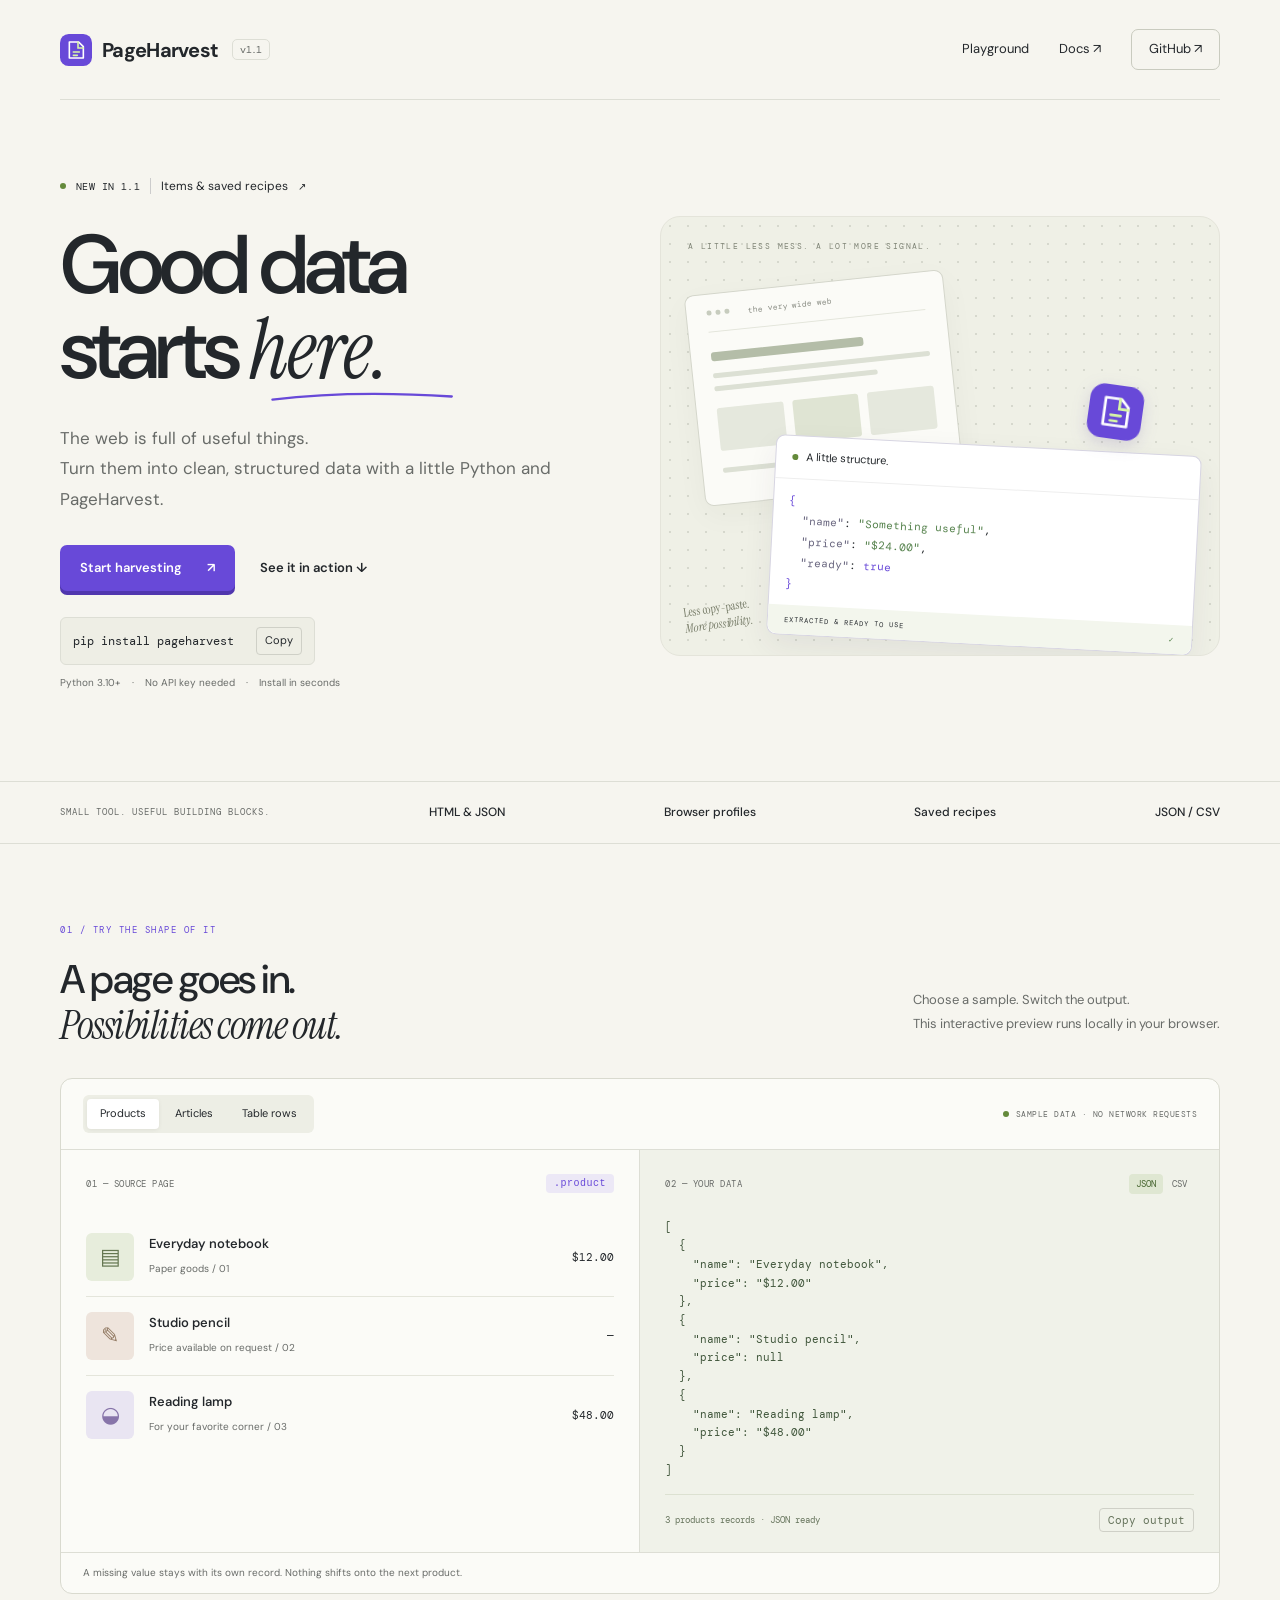
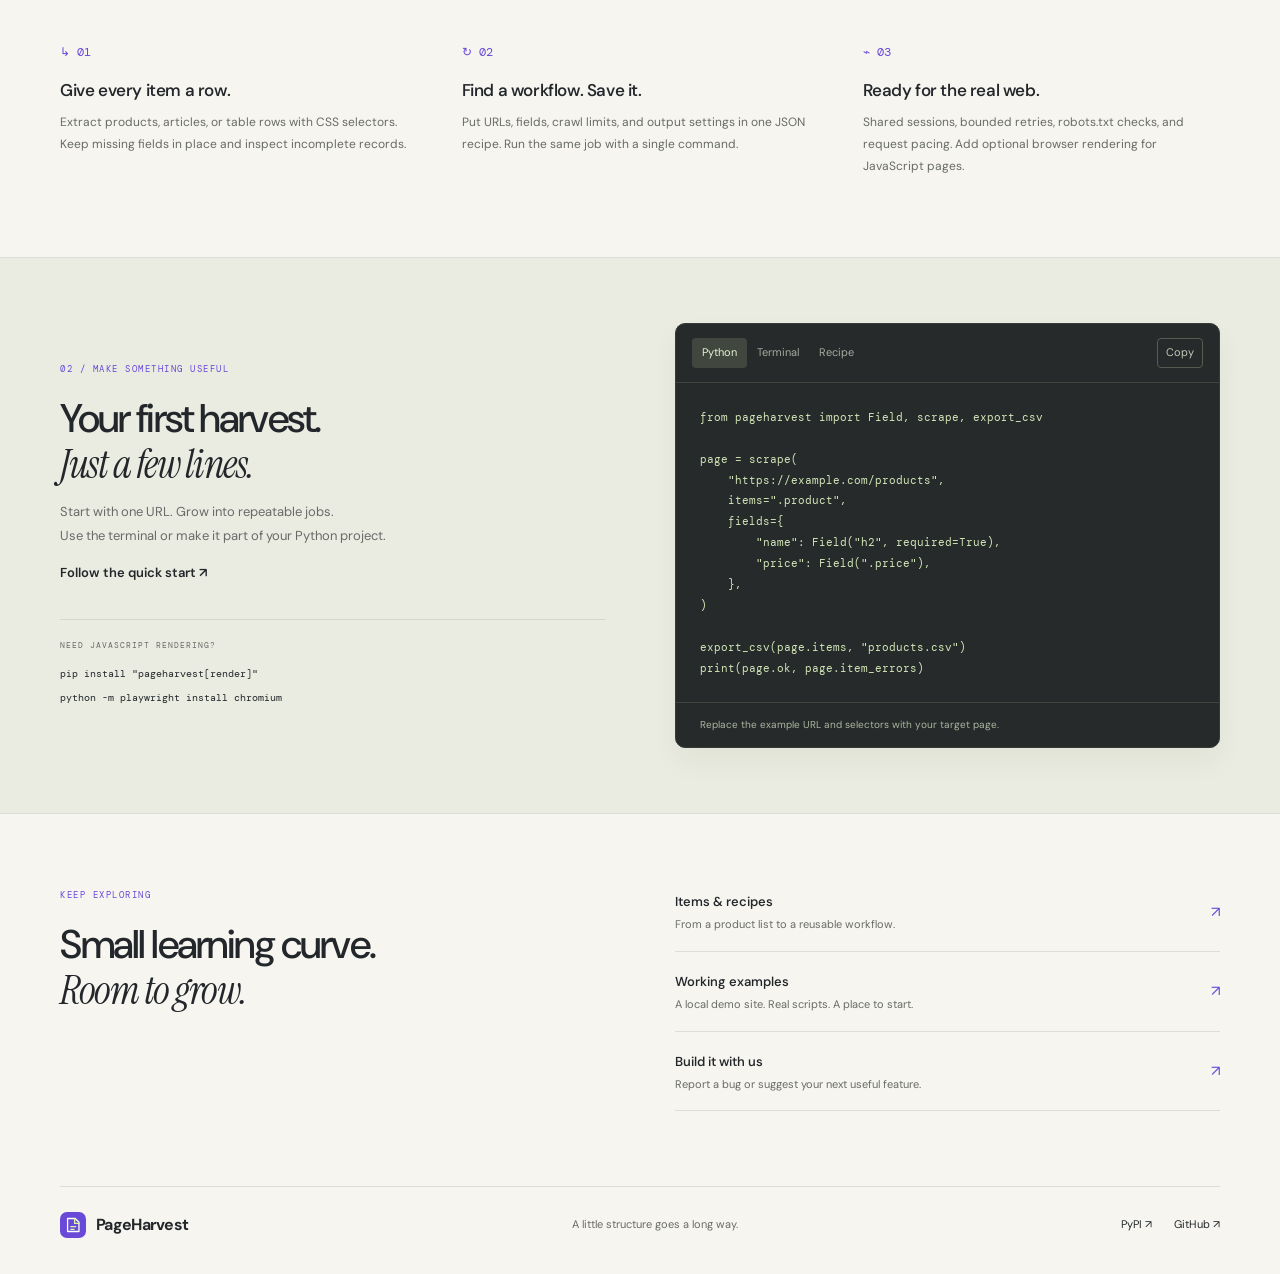
<file: site/index.html>
<!doctype html>
<html lang="en">
<head>
  <meta charset="utf-8">
  <meta name="viewport" content="width=device-width, initial-scale=1">
  <meta name="description" content="Turn web pages into useful data. PageHarvest is a simple Python toolkit for structured extraction, reusable recipes, and JSON or CSV exports.">
  <meta name="theme-color" content="#f6f5ef">
  <meta property="og:title" content="PageHarvest — Good data starts here.">
  <meta property="og:description" content="From web pages to structured JSON and CSV. A small, practical Python scraping toolkit.">
  <meta property="og:type" content="website">
  <title>PageHarvest — Good data starts here.</title>
  <link rel="icon" href="mark.svg" type="image/svg+xml">
  <link rel="stylesheet" href="style.css">
  <script src="app.js" defer></script>
</head>
<body>
  <a class="skip" href="#main">Skip to content</a>
  <header class="nav wrap">
    <a class="brand" href="#" aria-label="PageHarvest home"><img src="mark.svg" width="32" height="32" alt="">PageHarvest<span class="version">v1.1</span></a>
    <nav aria-label="Main navigation"><a href="#playground">Playground</a><a href="https://github.com/Sheekovic/PageHarvest/tree/main/docs">Docs <span aria-hidden="true">↗</span></a><a class="repo-link" href="https://github.com/Sheekovic/PageHarvest">GitHub <span aria-hidden="true">↗</span></a></nav>
  </header>
  <main id="main">
    <section class="hero wrap">
      <div class="hero-copy">
        <a class="release" href="https://pypi.org/project/pageharvest/1.1.0/"><span class="dot"></span> NEW IN 1.1 <span class="release-detail">Items & saved recipes</span><span aria-hidden="true">↗</span></a>
        <h1>Good data<br>starts <span class="serif">here.</span><svg class="underline" viewBox="0 0 230 16" aria-hidden="true"><path d="M3 12 Q100 0 226 8"/></svg></h1>
        <p class="intro">The web is full of useful things.<br>Turn them into clean, structured data with a little Python and PageHarvest.</p>
        <div class="hero-actions"><a class="button primary" href="#start">Start harvesting <span aria-hidden="true">↗</span></a><a class="text-link" href="#playground">See it in action <span aria-hidden="true">↓</span></a></div>
        <div class="install"><code>pip install pageharvest</code><button class="copy" data-copy="pip install pageharvest" aria-label="Copy installation command">Copy</button></div>
        <p class="micro">Python 3.10+ <span>·</span> No API key needed <span>·</span> Install in seconds</p>
      </div>
      <div class="hero-art" aria-label="An illustration of web content becoming structured data" role="img">
        <div class="art-label">A LITTLE LESS MESS. A LOT MORE SIGNAL.</div>
        <div class="source-card"><div class="window-bar"><i></i><i></i><i></i><span>the very wide web</span></div><div class="fake-heading"></div><div class="fake-line"></div><div class="fake-line short"></div><div class="tiles"><span></span><span></span><span></span></div><div class="fake-line"></div></div>
        <div class="harvest-node"><img src="mark.svg" width="54" height="54" alt=""></div>
        <div class="result-card"><div class="result-head"><span class="dot"></span> A little structure.</div><pre><span class="purple">{</span>
  <span class="key">"name"</span>: <span class="value">"Something useful"</span>,
  <span class="key">"price"</span>: <span class="value">"$24.00"</span>,
  <span class="key">"ready"</span>: <span class="purple">true</span>
<span class="purple">}</span></pre><div class="result-foot">EXTRACTED & READY TO USE <span>✓</span></div></div>
        <span class="art-sticker">Less copy-paste.<br><em>More possibility.</em></span>
      </div>
    </section>
    <div class="strip"><div class="wrap"><span>SMALL TOOL. USEFUL BUILDING BLOCKS.</span><span>HTML & JSON</span><span>Browser profiles</span><span>Saved recipes</span><span>JSON / CSV</span></div></div>
    <section class="section wrap" id="playground">
      <div class="section-heading"><div><p class="eyebrow">01 / TRY THE SHAPE OF IT</p><h2>A page goes in.<br><span class="serif">Possibilities come out.</span></h2></div><p>Choose a sample. Switch the output.<br>This interactive preview runs locally in your browser.</p></div>
      <div class="playground">
        <div class="demo-toolbar"><div class="segmented" role="group" aria-label="Sample content"><button data-sample="products" aria-pressed="true">Products</button><button data-sample="articles" aria-pressed="false">Articles</button><button data-sample="table" aria-pressed="false">Table rows</button></div><span class="sample-label"><span class="dot"></span> SAMPLE DATA · NO NETWORK REQUESTS</span></div>
        <div class="demo-columns"><div class="sample-panel"><div class="panel-heading"><span>01 — SOURCE PAGE</span><code id="selector">.product</code></div><div id="sample-content"></div></div><div class="output-panel"><div class="panel-heading"><span>02 — YOUR DATA</span><div class="format-buttons" role="group" aria-label="Output format"><button data-format="json" aria-pressed="true">JSON</button><button data-format="csv" aria-pressed="false">CSV</button></div></div><pre id="output" tabindex="0" aria-label="Sample extraction output"></pre><div class="output-footer"><span id="record-count" aria-live="polite">3 records · structured & ready</span><button class="copy" id="copy-output">Copy output</button></div></div></div>
        <p class="demo-note">A missing value stays with its own record. Nothing shifts onto the next product.</p>
      </div>
      <noscript><p>Enable JavaScript for the interactive sample, or <a href="https://github.com/Sheekovic/PageHarvest/blob/main/docs/items-and-recipes.md">read the extraction examples</a>.</p></noscript>
    </section>
    <section class="features wrap" aria-label="Features">
      <article><span class="feature-number">↳ 01</span><h3>Give every item a row.</h3><p>Extract products, articles, or table rows with CSS selectors. Keep missing fields in place and inspect incomplete records.</p></article>
      <article><span class="feature-number">↻ 02</span><h3>Find a workflow. Save it.</h3><p>Put URLs, fields, crawl limits, and output settings in one JSON recipe. Run the same job with a single command.</p></article>
      <article><span class="feature-number">⌁ 03</span><h3>Ready for the real web.</h3><p>Shared sessions, bounded retries, robots.txt checks, and request pacing. Add optional browser rendering for JavaScript pages.</p></article>
    </section>
    <section class="start-section" id="start"><div class="wrap start-grid"><div><p class="eyebrow">02 / MAKE SOMETHING USEFUL</p><h2>Your first harvest.<br><span class="serif">Just a few lines.</span></h2><p>Start with one URL. Grow into repeatable jobs.<br>Use the terminal or make it part of your Python project.</p><a class="text-link" href="https://github.com/Sheekovic/PageHarvest/blob/main/docs/quickstart.md">Follow the quick start <span aria-hidden="true">↗</span></a><div class="setup-note"><span>NEED JAVASCRIPT RENDERING?</span><code>pip install "pageharvest[render]"<br>python -m playwright install chromium</code></div></div><div class="code-card"><div class="code-toolbar"><div class="code-tabs" role="group" aria-label="Code example"><button data-code="python" aria-pressed="true">Python</button><button data-code="cli" aria-pressed="false">Terminal</button><button data-code="recipe" aria-pressed="false">Recipe</button></div><button class="copy" id="copy-code">Copy</button></div><pre id="code-example" tabindex="0" aria-label="Usage example"></pre><div class="code-caption" id="code-caption"></div></div></div></section>
    <section class="docs-section wrap"><div><p class="eyebrow">KEEP EXPLORING</p><h2>Small learning curve.<br><span class="serif">Room to grow.</span></h2></div><div class="doc-links"><a href="https://github.com/Sheekovic/PageHarvest/blob/main/docs/items-and-recipes.md"><span><strong>Items & recipes</strong><small>From a product list to a reusable workflow.</small></span><span aria-hidden="true">↗</span></a><a href="https://github.com/Sheekovic/PageHarvest/tree/main/docs/examples"><span><strong>Working examples</strong><small>A local demo site. Real scripts. A place to start.</small></span><span aria-hidden="true">↗</span></a><a href="https://github.com/Sheekovic/PageHarvest/issues"><span><strong>Build it with us</strong><small>Report a bug or suggest your next useful feature.</small></span><span aria-hidden="true">↗</span></a></div></section>
  </main>
  <footer class="wrap"><a class="brand" href="#"><img src="mark.svg" width="26" height="26" alt="">PageHarvest</a><span>A little structure goes a long way.</span><div><a href="https://pypi.org/project/pageharvest/">PyPI ↗</a><a href="https://github.com/Sheekovic/PageHarvest">GitHub ↗</a></div></footer>
  <div id="announcement" class="sr-only" role="status"></div>
</body>
</html>
</file>
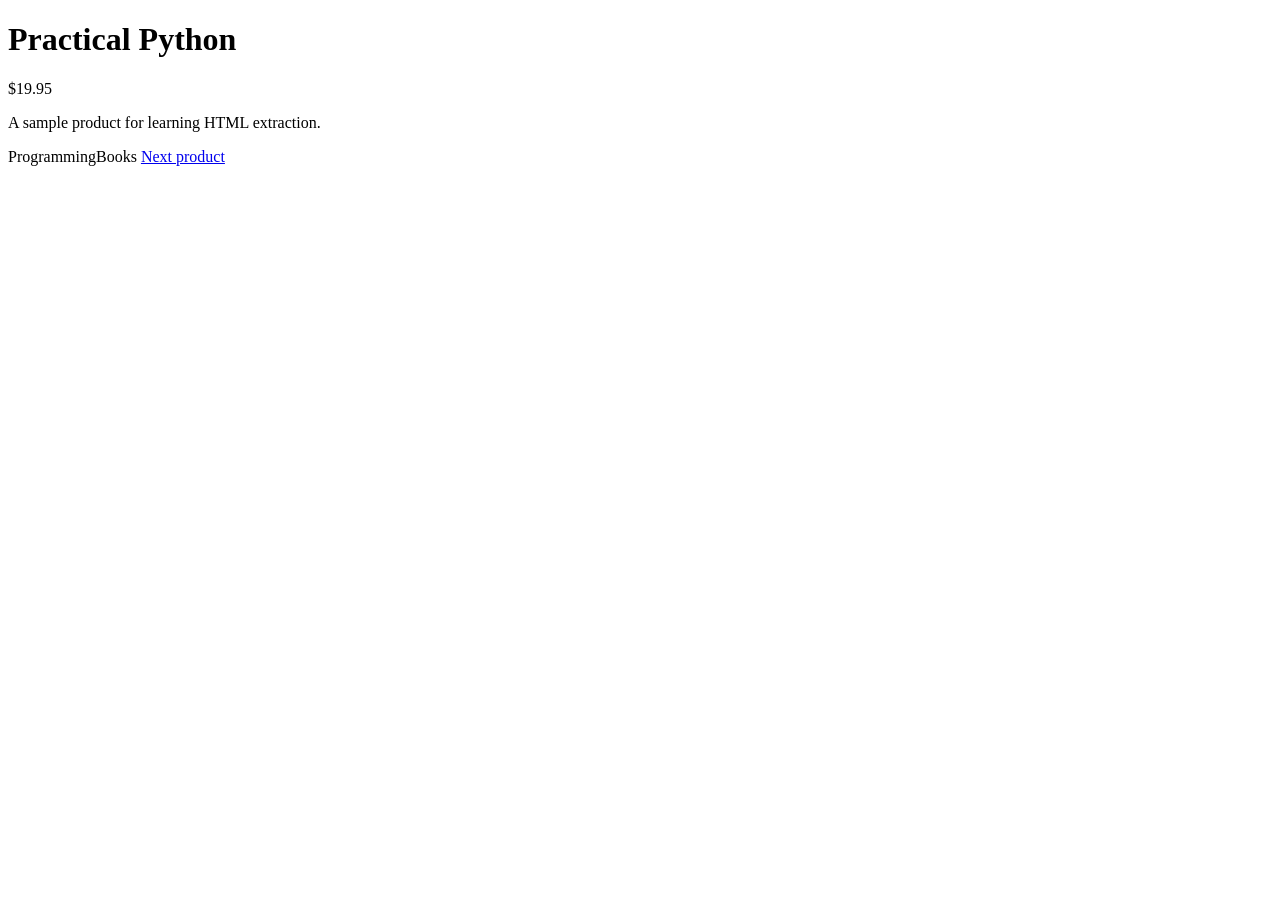
<file: docs/examples/site/index.html>
<!doctype html>
<html lang="en">
<head>
  <meta charset="utf-8">
  <title>Demo book shop</title>
  <meta name="description" content="A local PageHarvest example">
  <script type="application/ld+json">
    {"@context":"https://schema.org","@type":"Product","name":"Practical Python",
     "offers":{"@type":"Offer","price":"19.95","priceCurrency":"USD"}}
  </script>
</head>
<body>
  <main>
    <h1>Practical Python</h1>
    <p class="price">$19.95</p>
    <p>A sample product for learning HTML extraction.</p>
    <span class="tag">Programming</span><span class="tag">Books</span>
    <a href="page2.html" rel="next">Next product</a>
  </main>
</body>
</html>
</file>
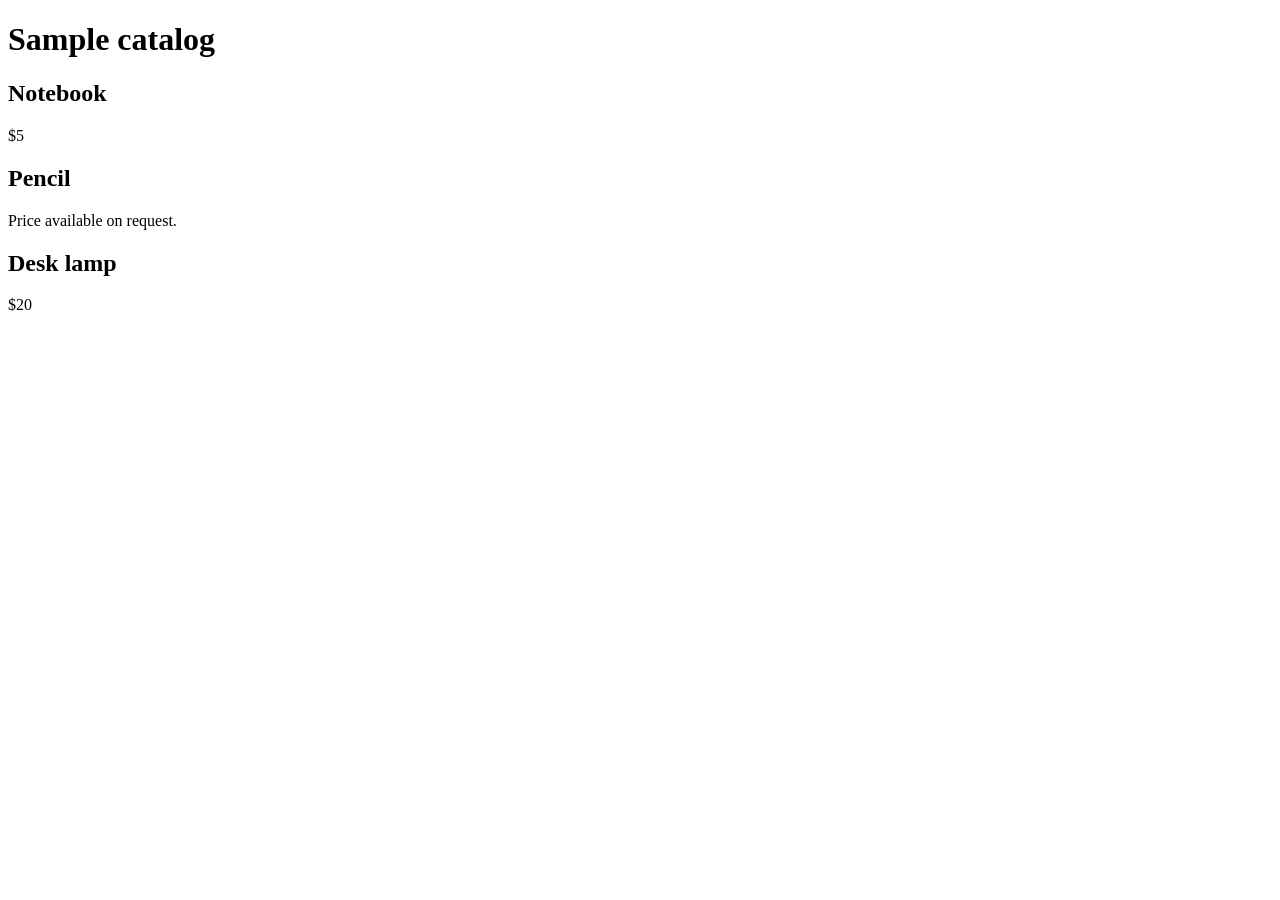
<file: docs/examples/site/catalog.html>
<!doctype html>
<html lang="en">
<meta charset="utf-8">
<title>PageHarvest sample catalog</title>
<main>
  <h1>Sample catalog</h1>
  <article class="product" data-id="p1"><h2>Notebook</h2><span class="price">$5</span></article>
  <article class="product" data-id="p2"><h2>Pencil</h2><p>Price available on request.</p></article>
  <article class="product" data-id="p3"><h2>Desk lamp</h2><span class="price">$20</span></article>
</main>
</html>
</file>
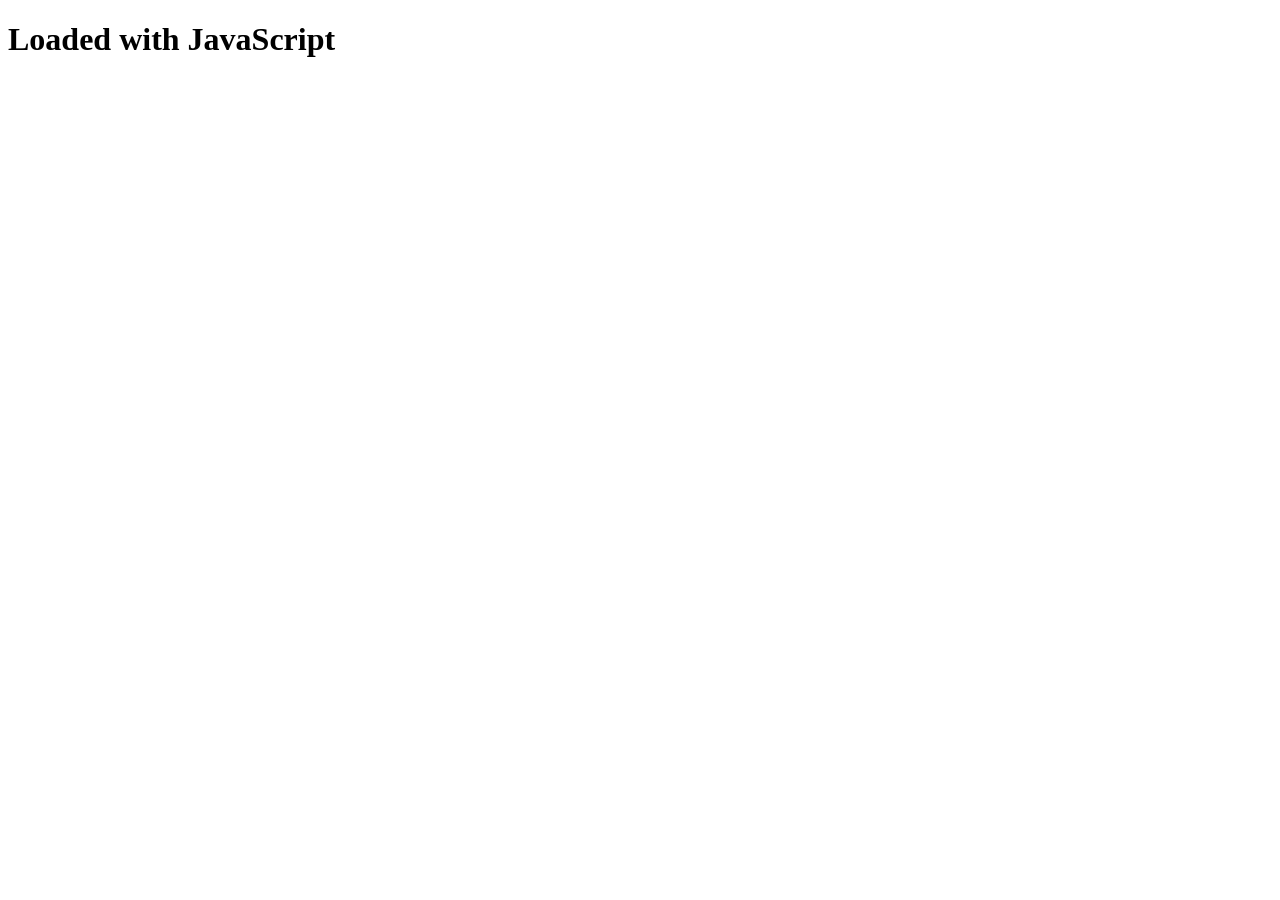
<file: docs/examples/site/dynamic.html>
<!doctype html>
<html lang="en">
<head><meta charset="utf-8"><title>JavaScript demo</title></head>
<body>
  <main id="root"></main>
  <script>
    setTimeout(() => {
      document.getElementById('root').innerHTML = '<h1 id="loaded">Loaded with JavaScript</h1>';
    }, 300);
  </script>
</body>
</html>
</file>
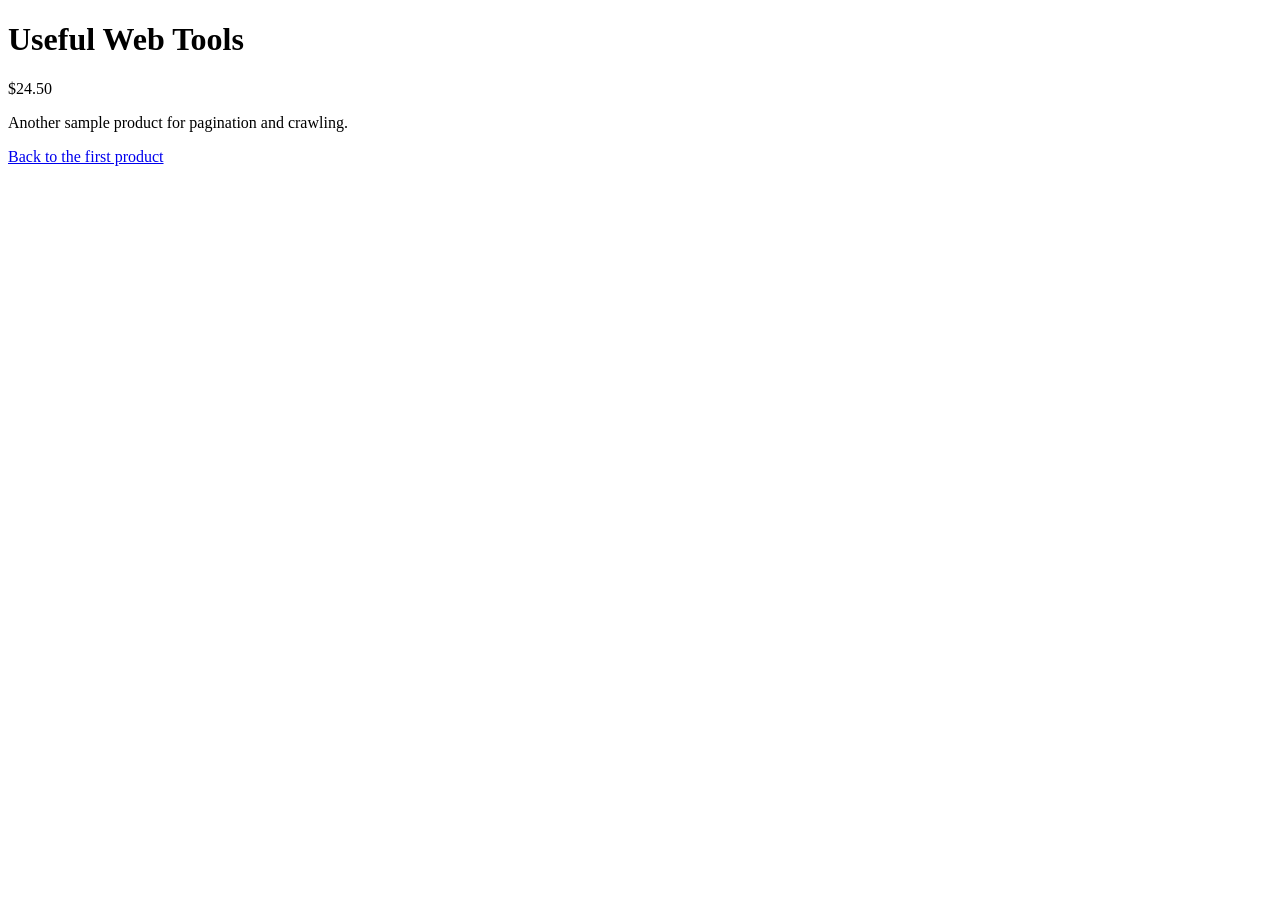
<file: docs/examples/site/page2.html>
<!doctype html>
<html lang="en">
<head><meta charset="utf-8"><title>Second product</title></head>
<body><main>
  <h1>Useful Web Tools</h1>
  <p class="price">$24.50</p>
  <p>Another sample product for pagination and crawling.</p>
  <a href="/">Back to the first product</a>
</main></body>
</html>
</file>
<file: site/style.css>
@import url('https://fonts.googleapis.com/css2?family=DM+Sans:wght@400;450;500;550;600;650;700&family=DM+Mono:wght@400;500&family=Instrument+Serif:ital@0;1&display=swap');
:root{--bg:#f6f5ef;--ink:#23272b;--muted:#686b68;--line:#ddded5;--purple:#6849d8;--green:#ddf4b6;--mono:'DM Mono',monospace;--sans:'DM Sans',system-ui,sans-serif}*{box-sizing:border-box}
html{scroll-behavior:smooth;scroll-padding-top:30px}body{margin:0;background:var(--bg);color:var(--ink);font-family:var(--sans);font-size:15px;line-height:1.6}
a{color:inherit;text-decoration:none}
button{font:inherit;cursor:pointer}
button,a{-webkit-tap-highlight-color:transparent}
button:focus-visible,a:focus-visible,pre:focus-visible{outline:3px solid var(--purple);outline-offset:5px}
button{color:inherit}::selection{background:var(--green)}
.wrap{width:min(1160px,calc(100% - 80px));margin:auto}
.nav{height:100px;display:flex;align-items:center;justify-content:space-between;border-bottom:1px solid var(--line)}
.brand{display:flex;align-items:center;gap:10px;font-size:20px;font-weight:700;letter-spacing:-.7px}
.version{font:10px var(--mono);padding:3px 7px;border:1px solid var(--line);border-radius:5px;align-self:center;margin-left:4px;color:var(--muted)}
nav{display:flex;align-items:center;gap:30px;font-size:13px}
nav a:hover,.text-link:hover{color:var(--purple)}
.repo-link{border:1px solid #c9cbbf;padding:9px 17px;border-radius:7px}
.hero{display:grid;grid-template-columns:1fr 1fr;gap:40px;padding-top:72px;padding-bottom:80px;align-items:center}
.release{display:inline-flex;align-items:center;gap:10px;font:10px var(--mono);letter-spacing:.4px}
.release-detail{font-family:var(--sans);font-size:12px;letter-spacing:0;border-left:1px solid #ccc;padding-left:10px}
.dot{display:inline-block;background:#648a3b;width:6px;height:6px;border-radius:50%;flex:none}
h1{font-size:clamp(56px,6.5vw,86px);line-height:1.02;letter-spacing:-4.5px;font-weight:550;margin:27px 0 24px;position:relative}
.serif{font-family:'Instrument Serif',Georgia,serif;font-weight:400;font-style:italic;letter-spacing:-1.5px}
.underline{position:absolute;width:185px;bottom:-10px;left:210px;fill:none;stroke:var(--purple);stroke-width:3;stroke-linecap:round}
.intro{font-size:17px;color:var(--muted);line-height:1.8;margin:30px 0}
.hero-actions{display:flex;gap:25px;align-items:center}
.button{display:inline-flex;align-items:center;gap:25px;padding:13px 20px;border-radius:7px;font-size:13px;font-weight:600;transition:transform .2s,background .2s}
.primary{background:var(--purple);color:white;box-shadow:0 4px 0 #5036ae}
.primary:hover{background:#5836c4;transform:translateY(-2px)}
.text-link{font-size:13px;font-weight:600}
.install{display:flex;gap:22px;align-items:center;width:fit-content;background:#eeeee5;border:1px solid var(--line);border-radius:6px;padding:9px 12px;margin-top:26px}
.install code{font:12px var(--mono)}
.copy{font-size:11px;background:transparent;border:1px solid #cfd0c7;border-radius:4px;padding:4px 8px;min-width:45px}
.copy:hover{background:#e1e2d8}
.micro{font-size:10px;color:var(--muted);margin-top:10px}
.micro span{padding:0 8px}
.hero-art{position:relative;height:440px;border:1px solid #e4e4da;border-radius:20px;background-image:radial-gradient(#d6d8cd 1px,transparent 1px);background-size:18px 18px;background-color:#eff0e6;overflow:hidden}
.art-label{position:absolute;top:24px;left:27px;font:8px var(--mono);letter-spacing:1.4px;color:#7f8476}
.source-card{position:absolute;top:65px;left:33px;width:260px;background:#fbfbf7;border:1px solid #d4d6cb;border-radius:9px;padding:0 20px 23px;transform:rotate(-6deg);box-shadow:0 10px 30px #27301c0a}
.window-bar{height:38px;display:flex;gap:4px;align-items:center;border-bottom:1px solid #e4e6dc;margin-bottom:20px}
.window-bar i{width:5px;height:5px;background:#c7ccbe;border-radius:50%}
.window-bar span{font:8px var(--mono);margin-left:14px;color:#898c83}
.fake-heading{height:9px;width:70%;background:#b4bda8;border-radius:3px;margin-bottom:12px}
.fake-line{height:5px;background:#dce0d4;border-radius:2px;margin-bottom:8px}
.fake-line.short{width:75%}
.tiles{display:flex;gap:9px;margin:17px 0}
.tiles span{height:43px;flex:1;background:#e5e8dd;border-radius:3px}
.tiles span:nth-child(2){background:#dfe4d3}
.harvest-node{position:absolute;top:168px;right:77px;transform:rotate(8deg);z-index:2;filter:drop-shadow(0 5px 8px #5c449c30)}
.result-card{position:absolute;top:228px;left:110px;right:22px;background:white;border:1px solid #d7d5e2;border-radius:9px;transform:rotate(3deg);box-shadow:0 12px 30px #32304412}
.result-head{font-size:11px;padding:12px 16px;border-bottom:1px solid #eee;display:flex;align-items:center;gap:8px}
.result-card pre{font:11px/1.9 var(--mono);padding:0 15px}
.key{color:#68657e}
.value{color:#54814b}
.purple{color:var(--purple)}
.result-foot{font:7px var(--mono);letter-spacing:1px;background:#f3f6ed;padding:10px 16px;border-radius:0 0 9px 9px;display:flex;justify-content:space-between}
.result-foot span{color:#54814b}
.art-sticker{position:absolute;bottom:23px;left:23px;font:12px/1.3 'Instrument Serif',Georgia,serif;transform:rotate(-8deg);color:#747965}
.strip{border-block:1px solid var(--line);padding:21px 0}
.strip .wrap{display:flex;justify-content:space-between;gap:20px;align-items:center}
.strip span{font-size:12px;font-weight:500}
.strip span:first-child{font:9px var(--mono);color:var(--muted);letter-spacing:1px}
.section{padding-top:80px}
.section-heading{display:flex;justify-content:space-between;align-items:end;gap:30px;margin-bottom:30px}
.eyebrow{font:9px var(--mono);letter-spacing:1.5px;color:var(--purple);margin:0 0 20px}
h2{font-size:40px;line-height:1.15;letter-spacing:-1.5px;font-weight:500;margin:0}
.section-heading>p,.start-grid>div>p:not(.eyebrow){font-size:13px;color:var(--muted);line-height:1.8}
.playground{border:1px solid #d9dacf;border-radius:12px;overflow:hidden;background:#fbfbf7}
.demo-toolbar{padding:16px 22px;display:flex;align-items:center;justify-content:space-between;border-bottom:1px solid var(--line);gap:16px}
.segmented{display:flex;background:#edeee5;padding:4px;border-radius:6px;gap:3px}
.segmented button,.format-buttons button,.code-tabs button{border:0;background:transparent;font-size:11px;padding:6px 13px;border-radius:4px}
.segmented button[aria-pressed=true]{background:white;box-shadow:0 1px 4px #00000010}
.sample-label{font:8px var(--mono);color:var(--muted);letter-spacing:.5px;display:flex;align-items:center;gap:7px}
.demo-columns{display:grid;grid-template-columns:1fr 1fr}
.sample-panel{padding:20px 25px;border-right:1px solid var(--line)}
.panel-heading{display:flex;align-items:center;justify-content:space-between;min-height:28px;gap:8px;font:9px var(--mono);color:var(--muted);letter-spacing:.5px;margin-bottom:20px}
.panel-heading code{font-size:10px;color:var(--purple);background:#ece8f6;padding:4px 8px;border-radius:4px}
.product-row{display:flex;align-items:center;gap:15px;padding:15px 0;border-bottom:1px solid #e4e5db}
.product-row:last-child{border-bottom:0}
.product-icon{height:48px;width:48px;flex:none;border-radius:6px;display:grid;place-items:center;background:#e7eddc;color:#657751;font:22px Georgia,serif}
.product-row:nth-child(2) .product-icon{background:#eee4dc;color:#927a63}
.product-row:nth-child(3) .product-icon{background:#e9e5f2;color:#8774a9}
.product-row strong{font-size:13px;font-weight:550;display:block}
.product-row small{font-size:10px;color:var(--muted)}
.product-price{margin-left:auto;font:11px var(--mono);white-space:nowrap}
.sample-table{width:100%;border-collapse:collapse;font-size:12px}
.sample-table th,.sample-table td{text-align:left;padding:15px 8px;border-bottom:1px solid var(--line)}
.sample-table th{font-size:10px;color:var(--muted);font-weight:400}
.output-panel{padding:20px 25px;background:#f0f2e9;min-width:0;display:flex;flex-direction:column}
.format-buttons{display:flex;gap:2px}
.format-buttons button{padding:4px 7px;font:9px var(--mono);color:var(--muted)}
.format-buttons button[aria-pressed=true]{background:#dfe7d2;color:#45642e}
.output-panel pre{font:11px/1.7 var(--mono);color:#41573c;margin:0;min-height:235px;overflow:auto;max-height:320px;white-space:pre}
.output-footer{display:flex;align-items:center;justify-content:space-between;gap:8px;margin-top:15px;padding-top:13px;border-top:1px solid #dce1d1;font:9px var(--mono);color:#66745c}
.demo-note{margin:0;padding:12px 22px;border-top:1px solid var(--line);font-size:10px;color:var(--muted)}
.features{display:grid;grid-template-columns:repeat(3,1fr);gap:45px;padding-block:45px 80px}
.feature-number{font:12px var(--mono);color:var(--purple)}
h3{font-size:17px;font-weight:550;letter-spacing:-.4px;margin:14px 0 8px}
.features p{font-size:12px;color:var(--muted);line-height:1.8;margin:0}
.start-section{background:#eaece1;border-block:1px solid var(--line);padding:65px 0}
.start-grid{display:grid;grid-template-columns:1fr 1fr;gap:70px;align-items:center}
.setup-note{margin-top:35px;padding-top:20px;border-top:1px solid #d4d7ca}
.setup-note span{display:block;font:8px var(--mono);letter-spacing:1px;color:var(--muted);margin-bottom:10px}
.setup-note code{font:10px/1.9 var(--mono)}
.code-card{background:#262a2b;color:#e7e9df;border:1px solid #353b37;border-radius:10px;overflow:hidden;min-width:0;box-shadow:0 14px 30px #24281b0c}
.code-toolbar{padding:14px 16px;display:flex;justify-content:space-between;border-bottom:1px solid #414540}
.code-tabs button{color:#a5ab9f;padding:6px 10px}
.code-tabs button[aria-pressed=true]{background:#41473f;color:#e6f4d3}
.code-card .copy{color:#c2c9b9;border-color:#555c50}
.code-card .copy:hover{background:#41473f}
.code-card pre{font:11px/1.9 var(--mono);padding:24px;margin:0;min-height:290px;overflow:auto;color:#d2e5b7;tab-size:2}
.code-caption{font-size:10px;padding:14px 24px;border-top:1px solid #414540;color:#adb6a1}
.docs-section{display:grid;grid-template-columns:1fr 1fr;gap:70px;padding-block:75px}
.doc-links a{display:flex;align-items:center;justify-content:space-between;padding:17px 0;border-bottom:1px solid var(--line);gap:20px}
.doc-links a:first-child{padding-top:0}
.doc-links strong{font-size:13px;font-weight:550}
.doc-links small{display:block;font-size:11px;color:var(--muted);margin-top:3px}
.doc-links a>span:last-child{color:var(--purple)}
.doc-links a:hover strong{color:var(--purple)}
footer{display:flex;justify-content:space-between;align-items:center;gap:20px;border-top:1px solid var(--line);padding-block:25px 35px}
footer .brand{font-size:16px}
footer>span{font-size:11px;color:var(--muted)}
footer>div{display:flex;gap:22px;font-size:11px}
.skip{position:absolute;top:-60px;left:15px;background:var(--purple);color:white;padding:10px;z-index:10}
.skip:focus{top:10px}
.sr-only{position:absolute;width:1px;height:1px;overflow:hidden;clip-path:inset(50%)}
@media(prefers-reduced-motion:no-preference){.harvest-node{animation:bob 5s ease-in-out infinite}
@keyframes bob{50%{transform:translateY(-8px) rotate(3deg)}}}
.changed{animation:appear .25s ease-out}
@keyframes appear{from{opacity:.3;transform:translateY(4px)}to{opacity:1;transform:translateY(0)}}
@media(max-width:1000px){.wrap{width:calc(100% - 48px)}
.hero{gap:25px}
h1{font-size:64px;letter-spacing:-3px}
.underline{left:160px;width:145px}
.hero-art{height:410px}
.result-card{left:45px;top:225px}
.art-sticker{display:none}
.source-card{left:25px;width:235px}
.harvest-node{right:35px}
.start-grid{gap:35px}
.sample-label{display:none}
.features{gap:25px}
.hero-actions{gap:15px}
.strip span:first-child{max-width:150px}}
@media(max-width:700px){.wrap{width:calc(100% - 36px)}
.nav{height:78px}
.brand{font-size:17px}
.version{display:none}
nav{gap:16px;font-size:11px}
nav a:first-child{display:none}
.repo-link{padding:6px 10px}
.hero{grid-template-columns:1fr;padding-block:40px;gap:35px}
.hero-copy{max-width:500px}
h1{font-size:70px}
.underline{left:175px;width:160px}
.intro{font-size:15px}
.hero-art{height:390px;max-width:500px;width:100%;justify-self:center}
.source-card{width:250px;left:35px}
.result-card{left:85px;top:205px}
.harvest-node{right:45px;top:150px}
.strip .wrap{flex-wrap:wrap;justify-content:center;gap:10px 23px}
.strip span{font-size:10px}
.strip span:first-child{max-width:none;width:100%;text-align:center;margin-bottom:5px}
.section{padding-top:45px}
.section-heading{display:block}
.section-heading>p{margin-top:20px}
h2{font-size:35px}
.demo-toolbar{padding:13px}
.demo-columns{grid-template-columns:1fr}
.sample-panel{border-right:0;border-bottom:1px solid var(--line);padding:18px}
.output-panel{padding:18px}
.features{grid-template-columns:1fr;gap:28px;padding-block:32px 45px}
.features article{padding-left:42px;position:relative}
.feature-number{position:absolute;left:0;top:16px}
.features p{font-size:13px}
.start-section{padding-block:40px}
.start-grid,.docs-section{grid-template-columns:1fr;gap:30px}
.code-card pre{min-height:270px;font-size:10px;padding:18px}
.docs-section{padding-block:45px}
footer{flex-wrap:wrap}
footer>span{order:3;width:100%}
.micro{font-size:9px}
.micro span{padding-inline:5px}}
@media(prefers-reduced-motion:reduce){html{scroll-behavior:auto}*,*::before,*::after{animation:none!important;transition:none!important}}

@media(max-width:700px){.hero-art{height:420px}.result-card{top:205px}}
</file>
